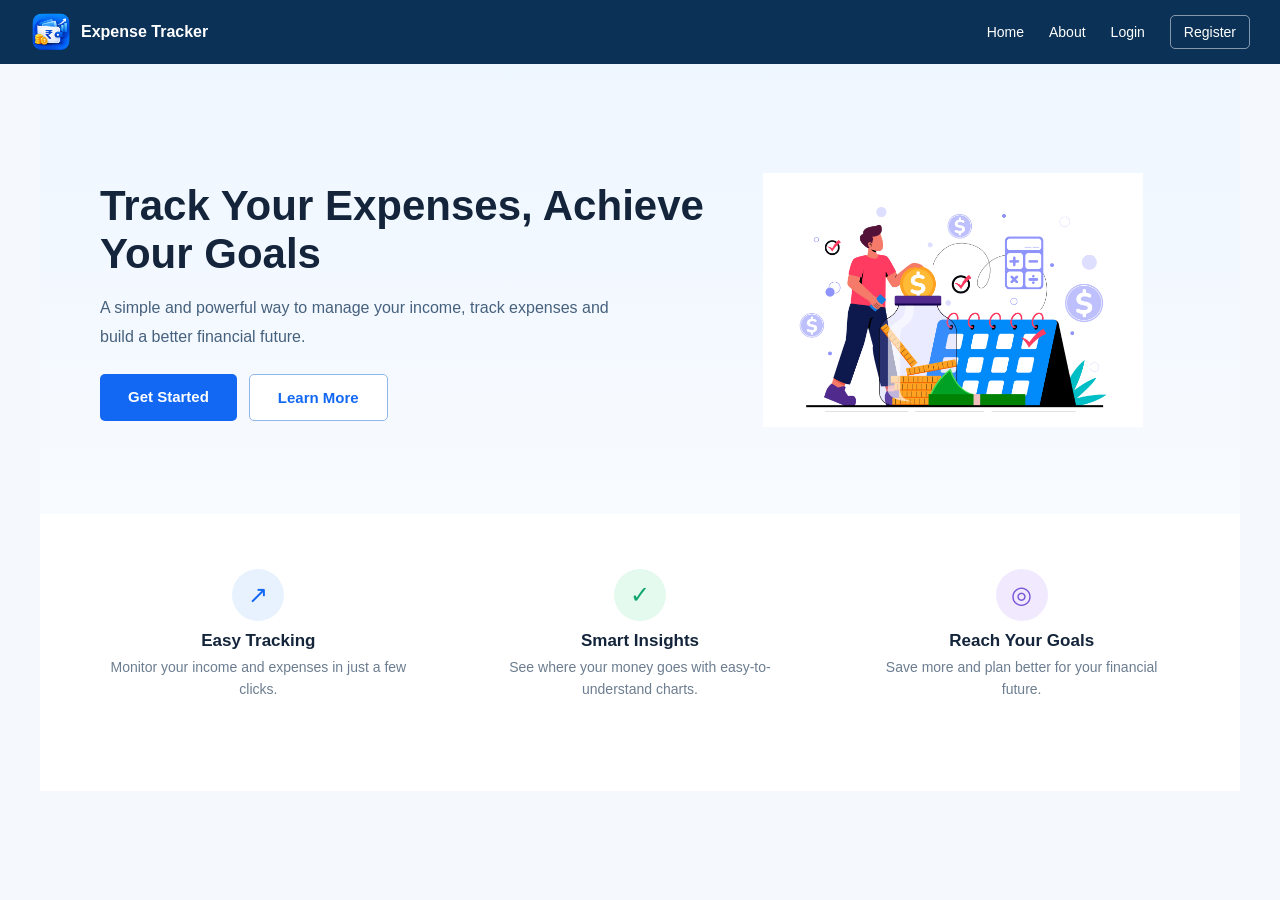
<file: frontend/index.html>
<!DOCTYPE html>
<html lang="en">

<head>
    <meta charset="UTF-8">
    <meta name="viewport" content="width=device-width, initial-scale=1.0">

    <title>Expense Tracker</title>

    <link rel="stylesheet" href="css/style.css">
</head>

<body>

    <!-- Header -->
    <header class="topbar public">

    <a class="brand" href="index.html">
        <img src="assets/images/icon.png"
         alt="Expense Tracker Logo"
         class="app-logo">
        <span>Expense Tracker</span>
    </a>
    

        <nav>
            <a href="index.html">Home</a>
            <a href="about.html">About</a>
            <a href="login.html">Login</a>
            <a class="nav-register" href="register.html">Register</a>
        </nav>

    </header>

    <main>

        <!-- Hero Section -->
        <section class="hero">

            <div class="hero-copy">

                <h1>
                    Track Your Expenses,
                    Achieve Your <span>Goals</span>
                </h1>

                <p>
                    A simple and powerful way to manage your income,
                    track expenses and build a better financial future.
                </p>

                <div class="hero-actions">

                    <a class="btn primary" href="register.html">
                        Get Started
                    </a>

                    <a class="btn outline" href="about.html">
                        Learn More
                    </a>

                </div>

            </div>

            <!-- Hero Illustration -->
            <div class="hero-art">

                <img src="assets/images/image.png"
                     alt="Expense Tracker finance illustration">

            </div>

        </section>

        <!-- Features Section -->
        <section id="features" class="feature-row">

            <article>

                <div class="feature-icon blue">↗</div>

                <div>
                    <h3>Easy Tracking</h3>

                    <p>
                        Monitor your income and expenses
                        in just a few clicks.
                    </p>
                </div>

            </article>

            <article>

                <div class="feature-icon green">✓</div>

                <div>
                    <h3>Smart Insights</h3>

                    <p>
                        See where your money goes
                        with easy-to-understand charts.
                    </p>
                </div>

            </article>

            <article>

                <div class="feature-icon purple">◎</div>

                <div>
                    <h3>Reach Your Goals</h3>

                    <p>
                        Save more and plan better
                        for your financial future.
                    </p>
                </div>

            </article>

        </section>

    </main>

    <script src="js/main.js"></script>

</body>
</html>
</file>
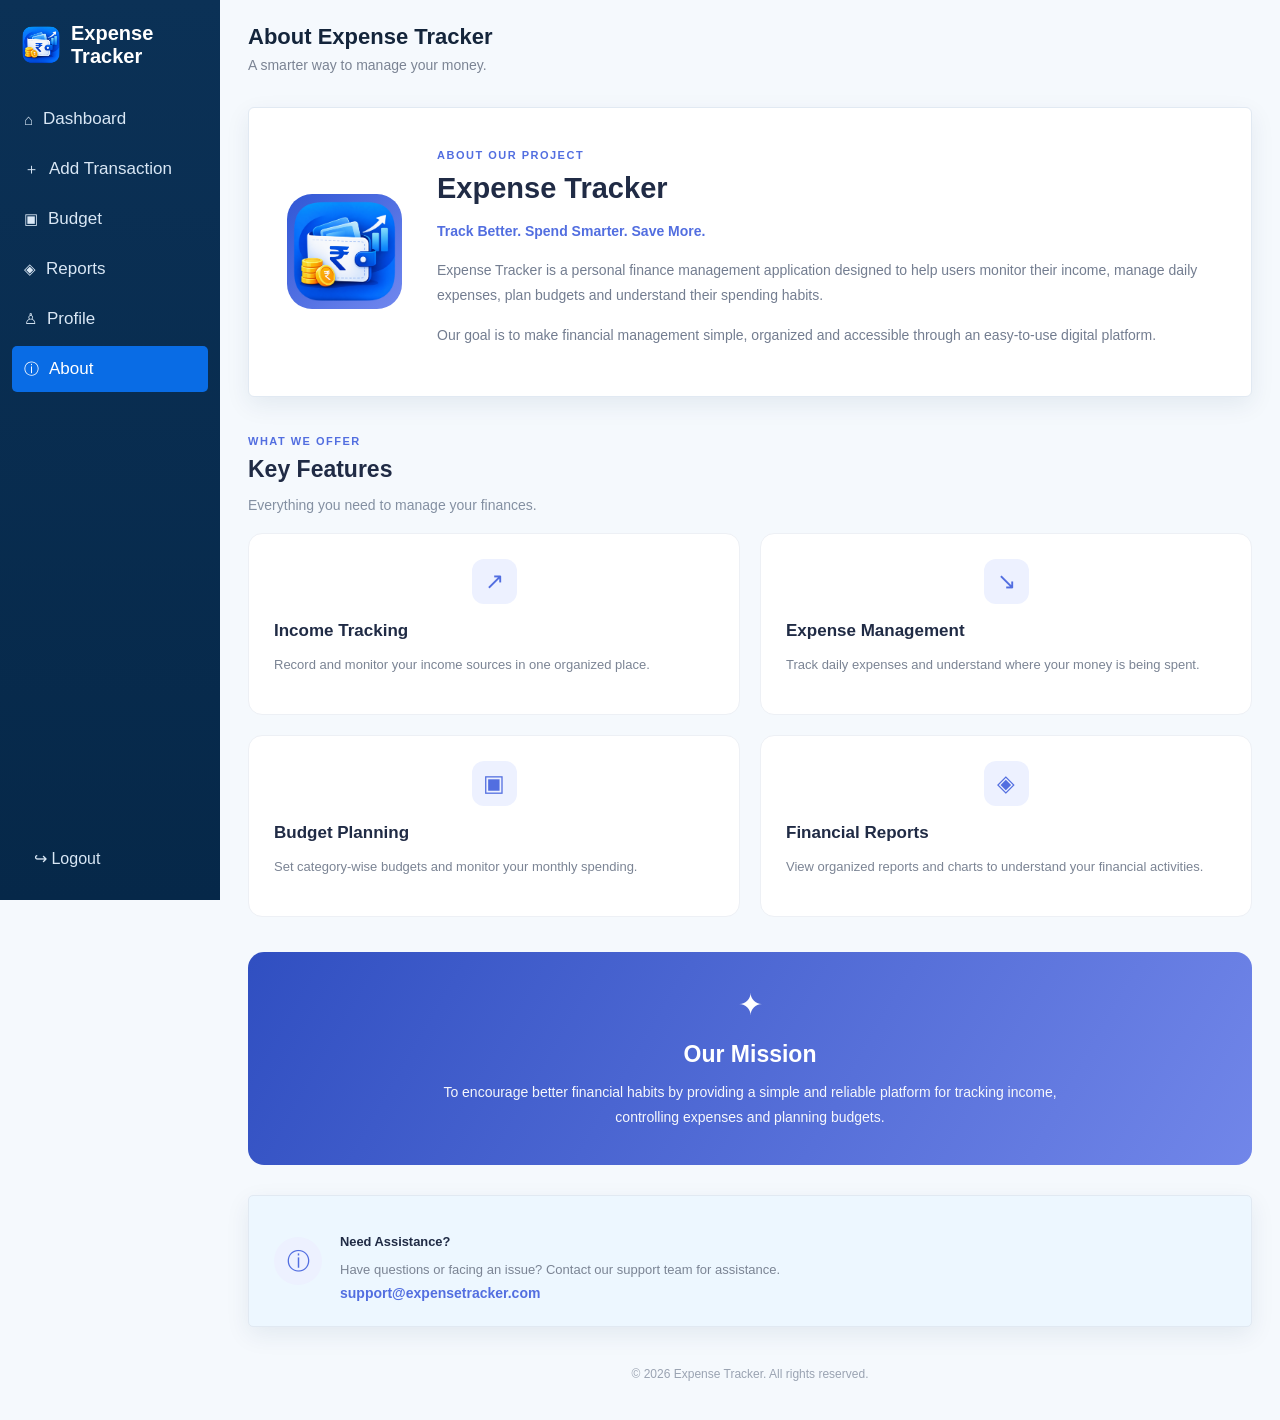
<file: frontend/about.html>
<!DOCTYPE html>
<html lang="en">

<head>
    <meta charset="UTF-8">
    <meta name="viewport" content="width=device-width, initial-scale=1.0">

    <title>About - Expense Tracker</title>

    <link rel="stylesheet" href="css/style.css">
    <link rel="stylesheet" href="css/about.css">
</head>

<body>

    <div class="layout">

        <!-- SIDEBAR -->
        <aside class="sidebar">

            <a class="brand" href="dashboard.html">
        <img src="assets/images/icon.png"
         alt="Expense Tracker Logo"
         class="app-logo">
        <span>Expense Tracker</span>
    </a>

            <!-- NAVIGATION -->
            <nav class="side-nav">

                <a href="dashboard.html">
                    ⌂ <span>Dashboard</span>
                </a>

                <a href="add-transaction.html">
                    ＋ <span>Add Transaction</span>
                </a>

                <a href="budget.html">
                    ▣ <span>Budget</span>
                </a>

                <a href="reports.html">
                    ◈ <span>Reports</span>
                </a>

                <a href="profile.html">
                    ♙ <span>Profile</span>
                </a>

                <a class="active" href="about.html">
                    ⓘ <span>About</span>
                </a>

            </nav>

            <!-- LOGOUT -->
            <a class="logout" id="logout">
                ↪ Logout
            </a>

        </aside>


        <!-- MAIN CONTENT -->
        <main class="content">

            <header class="page-head">
                <div>
                    <h1>About Expense Tracker</h1>
                    <p class="about-subtitle">
                        A smarter way to manage your money.
                    </p>
                </div>
            </header>


            <!-- INTRODUCTION -->
            <section class="panel about-hero">

                <div class="about-logo">
    <img src="assets/images/icon.png"
         alt="Expense Tracker Logo">
</div>

                <div class="about-intro">

                    <span class="section-label">ABOUT OUR PROJECT</span>

                    <h2>Expense Tracker</h2>

                    <p class="tagline">
                        Track Better. Spend Smarter. Save More.
                    </p>

                    <p>
                        Expense Tracker is a personal finance management
                        application designed to help users monitor their
                        income, manage daily expenses, plan budgets and
                        understand their spending habits.
                    </p>

                    <p>
                        Our goal is to make financial management simple,
                        organized and accessible through an easy-to-use
                        digital platform.
                    </p>

                </div>

            </section>


            <!-- FEATURES -->
            <section class="about-section">

                <div class="section-heading">
                    <span class="section-label">WHAT WE OFFER</span>
                    <h2>Key Features</h2>
                    <p>Everything you need to manage your finances.</p>
                </div>

                <div class="feature-grid">

                    <article class="feature-card">
                        <div class="feature-icon">↗</div>
                        <h3>Income Tracking</h3>
                        <p>
                            Record and monitor your income sources
                            in one organized place.
                        </p>
                    </article>

                    <article class="feature-card">
                        <div class="feature-icon">↘</div>
                        <h3>Expense Management</h3>
                        <p>
                            Track daily expenses and understand
                            where your money is being spent.
                        </p>
                    </article>

                    <article class="feature-card">
                        <div class="feature-icon">▣</div>
                        <h3>Budget Planning</h3>
                        <p>
                            Set category-wise budgets and monitor
                            your monthly spending.
                        </p>
                    </article>

                    <article class="feature-card">
                        <div class="feature-icon">◈</div>
                        <h3>Financial Reports</h3>
                        <p>
                            View organized reports and charts
                            to understand your financial activities.
                        </p>
                    </article>

                </div>

            </section>



            <!-- MISSION -->
            <section class="mission-box">

                <div class="mission-icon">✦</div>

                <h2>Our Mission</h2>

                <p>
                    To encourage better financial habits by providing
                    a simple and reliable platform for tracking income,
                    controlling expenses and planning budgets.
                </p>

            </section>


            <!-- SUPPORT -->
            <section class="panel help-box">

                <div class="help-content">
                    <div class="help-icon">ⓘ</div>

                    <div>
                        <h3>Need Assistance?</h3>
                        <p>
                            Have questions or facing an issue?
                            Contact our support team for assistance.
                        </p>
                        <a href="mailto:support@expensetracker.com">
                            support@expensetracker.com
                        </a>
                    </div>
                </div>

            </section>


            <footer class="about-footer">
                © 2026 Expense Tracker. All rights reserved.
            </footer>

        </main>

    </div>

    <script src="js/main.js"></script>

</body>
</html>
</file>
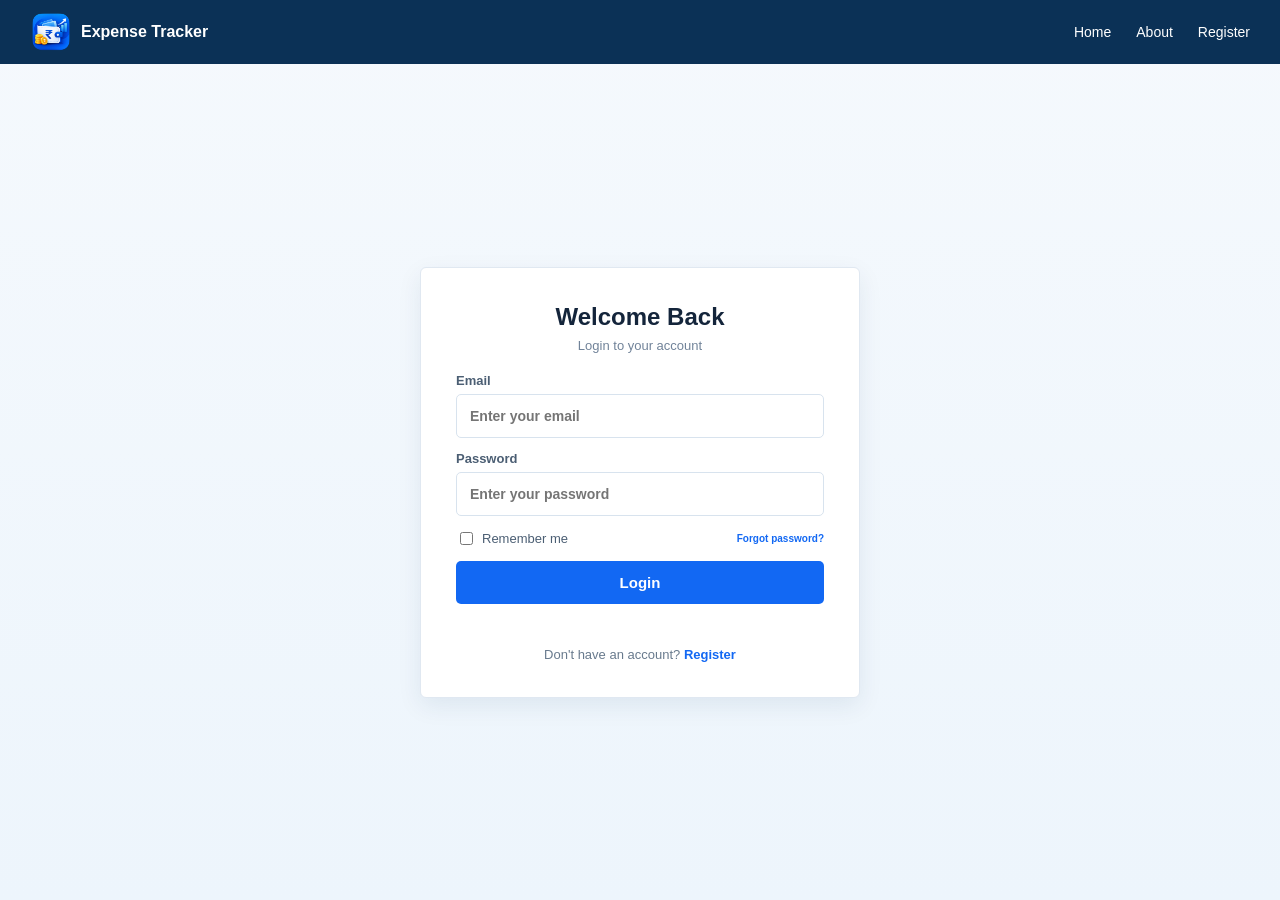
<file: frontend/add-transaction.html>
<!DOCTYPE html>
<html lang="en">

<head>

    <meta charset="UTF-8">

    <meta name="viewport" content="width=device-width, initial-scale=1.0">

    <title>Add Transaction - Expense Tracker</title>

    <link rel="stylesheet" href="css/style.css">

</head>

<body>

    <div class="layout">

        <!-- SIDEBAR -->

        <aside class="sidebar">

              <a class="brand" href="dashboard.html">
        <img src="assets/images/icon.png"
         alt="Expense Tracker Logo"
         class="app-logo">
        <span>Expense Tracker</span>
    </a>


            <!-- NAVIGATION MENU -->

            <nav class="side-nav">

                <a href="dashboard.html">
                    ⌂
                    <span>Dashboard</span>
                </a>

                <a class="active" href="add-transaction.html">
                    ＋
                    <span>Add Transaction</span>
                </a>

                <a href="budget.html">
                    ▣
                    <span>Budget</span>
                </a>

                <a href="reports.html">
                    ◈
                    <span>Reports</span>
                </a>

                <a href="profile.html">
                    ♙
                    <span>Profile</span>
                </a>

                <a href="about.html">
                    ⓘ
                    <span>About</span>
                </a>

            </nav>


            <!-- LOGOUT -->

            <a class="logout" id="logout">
                ↪ Logout
            </a>

        </aside>


        <!-- MAIN CONTENT -->

        <main class="content">

            <!-- PAGE HEADER -->

            <header class="page-head">

                <h1>Add Transaction</h1>

            </header>


            <!-- TRANSACTION FORM -->

            <section class="panel form-panel">


                <!-- INCOME / EXPENSE SWITCH -->

                <div class="type-switch">

                    <button
                        class="type-btn active income-type"
                        data-type="income"
                    >
                        ↗ Income
                    </button>

                    <button
                        class="type-btn expense-type"
                        data-type="expense"
                    >
                        ↘ Expense
                    </button>

                </div>


                <!-- FORM -->

                <form id="transactionForm">

                    <input
                        type="hidden"
                        id="type"
                        value="income"
                    >


                    <!-- AMOUNT -->

                    <label>

                        Amount

                        <input
                            id="amount"
                            type="number"
                            min="0.01"
                            step="0.01"
                            required
                            placeholder="Enter amount"
                        >

                    </label>


                    <!-- CATEGORY -->

                    <label>

                        Category

                        <select id="category" required>

                            <option value="">
                                Select category
                            </option>

                            <option>Food</option>

                            <option>Transport</option>

                            <option>Shopping</option>

                            <option>Bills</option>

                            <option>Others</option>

                            <option>Salary</option>

                        </select>

                    </label>


                    <!-- DATE -->

                    <label>

                        Date

                        <input
                            id="date"
                            type="date"
                            required
                        >

                    </label>


                    <!-- DESCRIPTION -->

                    <label>

                        Description

                        <textarea
                            id="description"
                            placeholder="Enter description (optional)"
                        ></textarea>

                    </label>


                    <!-- SUBMIT BUTTON -->

                    <button
                        class="btn primary full"
                        type="submit"
                    >
                        Add Transaction
                    </button>


                    <!-- FORM MESSAGE -->

                    <div
                        id="formMessage"
                        class="message"
                    ></div>

                </form>

            </section>

        </main>

    </div>


    <!-- JAVASCRIPT FILES -->

    <script src="js/main.js"></script>

    <script src="js/add-transaction.js"></script>

</body>

</html>
</file>
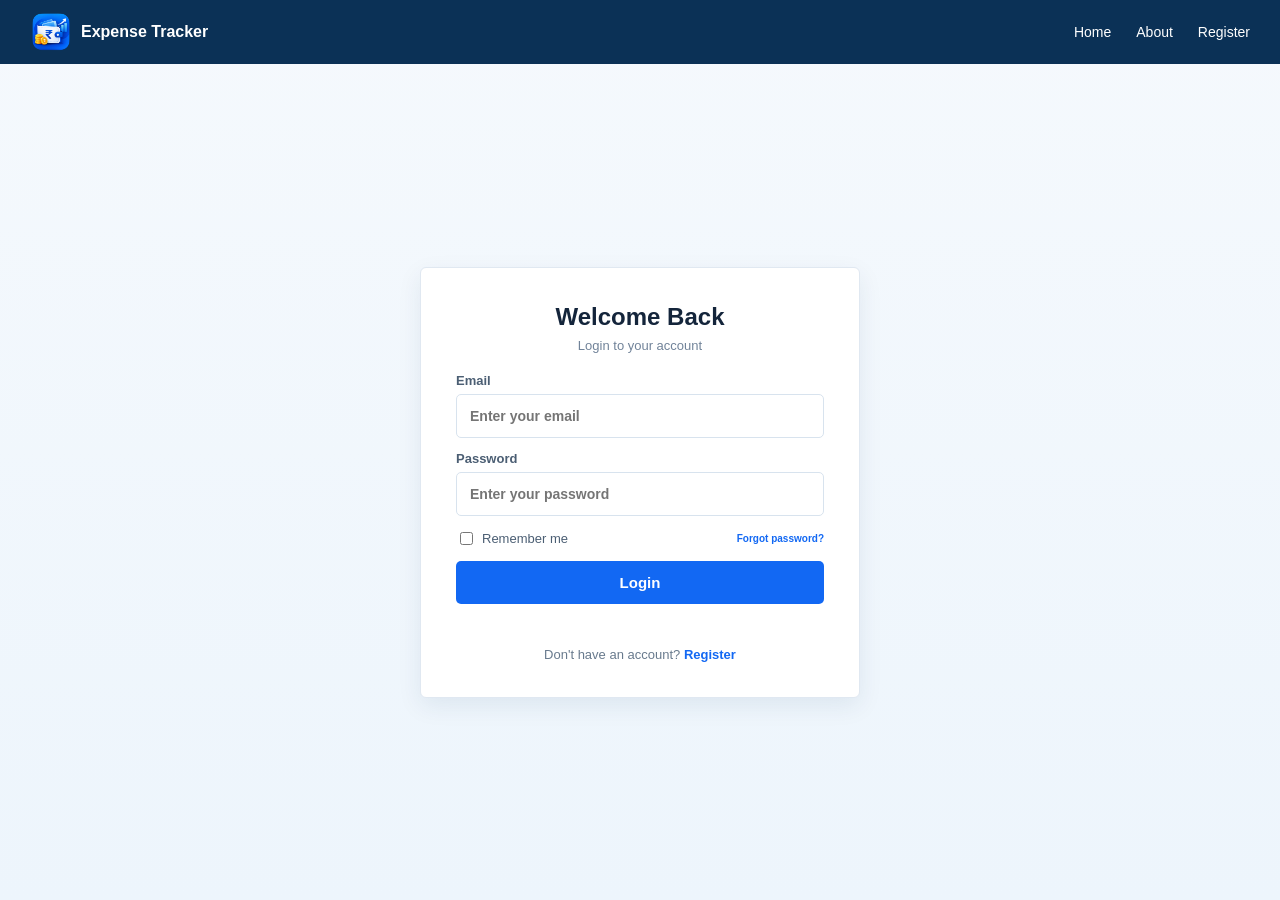
<file: frontend/login.html>
<!DOCTYPE html>
<html lang="en">

<head>
    <meta charset="UTF-8">
    <meta name="viewport" content="width=device-width, initial-scale=1.0">

    <title>Login - Expense Tracker</title>

    <link rel="stylesheet" href="css/style.css">
    <link rel="stylesheet" href="css/auth.css">
</head>

<body class="auth-page">

    <!-- Header -->
    <header class="topbar public">

        <a class="brand" href="index.html">
        <img src="assets/images/icon.png"
         alt="Expense Tracker Logo"
         class="app-logo">
        <span>Expense Tracker</span>
    </a>

        <nav>
            <a href="index.html">Home</a>
            <a href="about.html">About</a>
            <a href="register.html">Register</a>
        </nav>

    </header>

    <!-- Login Section -->
    <main class="auth-wrap">

        <section class="auth-card">

            <h1>Welcome Back</h1>

            <p class="muted">Login to your account</p>

            <form id="loginForm">

                <label>
                    Email
                    <input
                        id="email"
                        type="email"
                        required
                        placeholder="Enter your email">
                </label>

                <label>
                    Password
                    <input
                        id="password"
                        type="password"
                        required
                        placeholder="Enter your password">
                </label>

                <!-- Remember Me and Forgot Password -->
                <div class="remember-row">

                    <label class="check">
                        <input id="remember" type="checkbox">
                        Remember me
                    </label>

                    <a href="#" id="forgot">
                        Forgot password?
                    </a>

                </div>

                <button class="btn primary full" type="submit">
                    Login
                </button>

                <div id="authMessage" class="message"></div>

            </form>

            <p class="auth-foot">
                Don't have an account?
                <a href="register.html">Register</a>
            </p>

        </section>

    </main>

    <!-- JavaScript Files -->
    <script src="js/main.js"></script>
    <script src="js/auth.js"></script>

</body>
</html>
</file>
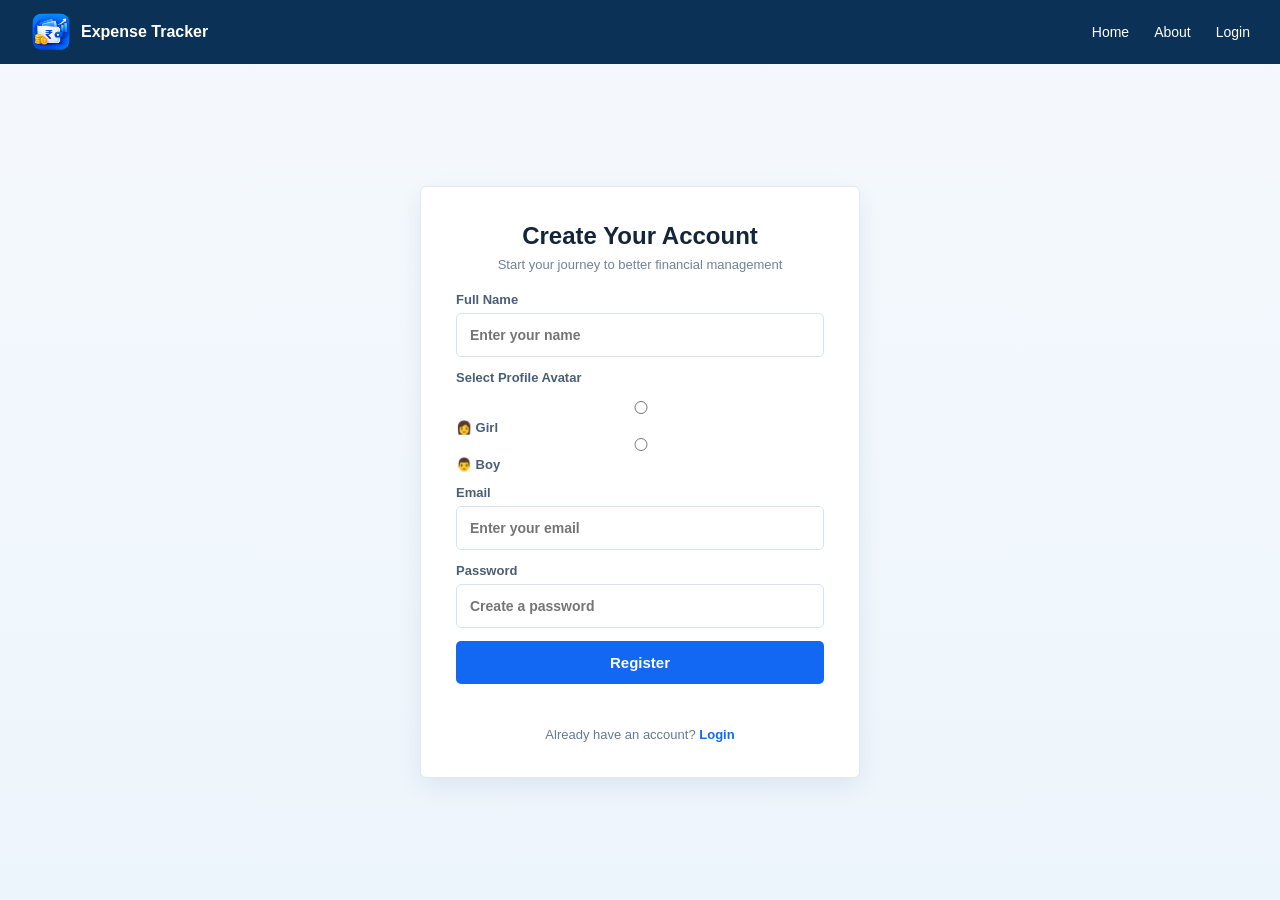
<file: frontend/register.html>
<!DOCTYPE html>
<html lang="en">

<head>
    <meta charset="UTF-8">
    <meta name="viewport" content="width=device-width, initial-scale=1.0">

    <title>Register - Expense Tracker</title>

    <link rel="stylesheet" href="css/style.css">
    <link rel="stylesheet" href="css/auth.css">
</head>

<body class="auth-page">

    <!-- Header -->
    <header class="topbar public">

        <a class="brand" href="index.html">
        <img src="assets/images/icon.png"
         alt="Expense Tracker Logo"
         class="app-logo">
        <span>Expense Tracker</span>
    </a>

        <nav>
            <a href="index.html">Home</a>
            <a href="about.html">About</a>
            <a href="login.html">Login</a>
        </nav>

    </header>

    <!-- Registration Section -->
    <main class="auth-wrap">

        <section class="auth-card">

            <h1>Create Your Account</h1>

            <p class="muted">
                Start your journey to better financial management
            </p>

            <form id="registerForm">

                <label>
                    Full Name
                    <input
                        id="name"
                        required
                        placeholder="Enter your name">
                </label>
                <label>Select Profile Avatar</label>

<div class="avatar-options">
    <label>
        <input type="radio" name="avatar" value="girl" required>
        <span>👩 Girl</span>
    </label>

    <label>
        <input type="radio" name="avatar" value="boy">
        <span>👨 Boy</span>
    </label>
</div>
                <label>
                    Email
                    <input
                        id="email"
                        type="email"
                        required
                        placeholder="Enter your email">
                </label>

                <label>
                    Password
                    <input
                        id="password"
                        type="password"
                        minlength="6"
                        required
                        placeholder="Create a password">
                </label>

                <button class="btn primary full" type="submit">
                    Register
                </button>

                <div id="authMessage" class="message"></div>

            </form>

            <p class="auth-foot">
                Already have an account?
                <a href="login.html">Login</a>
            </p>

        </section>

    </main>

    <!-- JavaScript Files -->
    <script src="js/main.js"></script>
    <script src="js/auth.js"></script>

</body>
</html>
</file>
<file: frontend/css/style.css>
:root {
    --navy: #0b3156;
    --blue: #1268f3;
    --green: #12b879;
    --red: #ef476f;
    --text: #14253b;
    --muted: #6c7d90;
    --bg: #f5f9fd;
    --border: #dfe8f2;
    --shadow: 0 8px 24px rgba(19, 54, 88, .08);
}

* {
    box-sizing: border-box;
}

body {
    margin: 0;
    font-family: Inter, Segoe UI, Arial, sans-serif;
    color: var(--text);
    background: var(--bg);
    font-size: 14px;
}

a {
    text-decoration: none;
    color: inherit;
}

button,
input,
select,
textarea {
    font: inherit;
}

button {
    cursor: pointer;
}

/* Top Navigation */

.topbar {
    height: 64px;
    padding: 0 30px;
    background: var(--navy);
    color: #fff;
    display: flex;
    align-items: center;
    justify-content: space-between;
}

.topbar nav {
    display: flex;
    gap: 25px;
    align-items: center;
    font-size: 12px;
}

.brand {
    font-weight: 700;
    display: flex;
    align-items: center;
    gap: 9px;
    font-size: 13px;
}

.brand-icon {
    width: 22px;
    height: 22px;
    border-radius: 5px;
    background: #1478ff;
    color: #fff;
    display: inline-flex;
    align-items: center;
    justify-content: center;
    font-weight: 800;
}

.nav-register {
    padding: 8px 13px;
    border: 1px solid rgba(255, 255, 255, .5);
    border-radius: 5px;
}

/* Hero Section */

.hero {
    max-width: 1200px;
    margin: 0 auto;
    padding: 68px 50px 45px;
    display: flex;
    align-items: center;
    min-height: 380px;
    background: linear-gradient(180deg, #eef6ff, #f8fbff);
}

.hero-copy {
    width: 58%;
}

.hero h1 {
    font-size: 35px;
    margin: 0 0 12px;
}

.hero p {
    max-width: 470px;
    line-height: 1.55;
    color: #46617d;
}

.hero-art {
    width: 42%;
    text-align: center;
}

.hero-art img {
    max-width: 330px;
    width: 100%;
}

.hero-actions {
    display: flex;
    gap: 12px;
    margin-top: 22px;
}

/* Buttons */

.btn {
    border: 0;
    border-radius: 5px;
    padding: 11px 22px;
    font-weight: 600;
}

.btn.primary {
    background: var(--blue);
    color: #fff;
}

.btn.outline {
    background: #fff;
    color: var(--blue);
    border: 1px solid #8fb7e9;
}

.btn.full {
    width: 100%;
}

/* Features */

.feature-row {
    max-width: 1200px;
    margin: 0 auto;
    padding: 18px 40px 55px;
    display: grid;
    grid-template-columns: repeat(3, 1fr);
    gap: 30px;
    text-align: center;
    background: #fff;
}

.feature-row article {
    padding: 20px;
}

.feature-icon {
    width: 42px;
    height: 42px;
    border-radius: 50%;
    display: flex;
    align-items: center;
    justify-content: center;
    margin: auto;
    font-size: 20px;
}

.feature-icon.blue {
    background: #e8f2ff;
    color: #1268f3;
}

.feature-icon.green {
    background: #e4faef;
    color: #12a66d;
}

.feature-icon.purple {
    background: #f1eaff;
    color: #7856d6;
}

.feature-row h3 {
    font-size: 13px;
    margin: 10px 0 5px;
}

.feature-row p {
    font-size: 11px;
    color: var(--muted);
    margin: 0;
}

/* Dashboard Layout */

.layout {
    min-height: 100vh;
    display: flex;
}

.sidebar {
    width: 220px;
    background: linear-gradient(180deg, #0b3156, #062849);
    color: #fff;
    padding: 18px 12px;
    position: fixed;
    left: 0;
    top: 0;
    bottom: 0;
}

.sidebar .brand {
    padding: 4px 8px 28px;
}

.side-nav {
    display: flex;
    flex-direction: column;
    gap: 4px;
}

.side-nav a {
    padding: 10px 10px;
    border-radius: 5px;
    font-size: 12px;
    display: flex;
    gap: 10px;
    align-items: center;
    color: #d9e7f5;
}

.side-nav a.active,
.side-nav a:hover {
    background: #096ce5;
    color: #fff;
}

.logout {
    position: absolute;
    bottom: 20px;
    left: 22px;
    font-size: 12px;
    color: #d9e7f5;
    cursor: pointer;
}

/* Sidebar Font Size */

.sidebar-menu a,
.side-nav a {
    font-size: 15px !important;
    font-weight: 500;
    padding: 13px 12px;
}

/* Sidebar Icons */

.sidebar-menu a span,
.side-nav a span {
    font-size: 17px;
}

/* Sidebar Logo */

.sidebar-logo,
.sidebar .brand {
    font-size: 20px;
    font-weight: 700;
}

.sidebar-logo .logo-icon {
    font-size: 28px;
    width: 45px;
    height: 50px;
}

.sidebar-logo span,
.sidebar .brand {
    font-weight: 700;
}

/* Logout Size */

.sidebar .logout,
.sidebar-menu .logout,
.logout {
    font-size: 16px !important;
    font-weight: 500;
    padding: 12px;
}

/* Main Content */

.content {
    margin-left: 220px;
    padding: 24px 28px;
    width: calc(100% - 220px);
    min-height: 100vh;
}

.page-head {
    display: flex;
    justify-content: space-between;
    align-items: center;
    margin-bottom: 20px;
}

.page-head h1 {
    font-size: 22px;
    margin: 0;
}

/* Panels */

.panel {
    background: #fff;
    border: 1px solid #e1e9f2;
    border-radius: 6px;
    padding: 18px;
    box-shadow: var(--shadow);
}

.panel h2 {
    font-size: 14px;
    margin: 0 0 16px;
}

.panel-head {
    display: flex;
    justify-content: space-between;
    align-items: center;
}

.panel-head a {
    color: var(--blue);
    font-size: 11px;
}

/* Statistics Cards */

.stat-grid {
    display: grid;
    grid-template-columns: repeat(3, 1fr);
    gap: 14px;
    margin-bottom: 18px;
}

.stat-card {
    padding: 18px;
    border-radius: 6px;
    border: 1px solid var(--border);
    background: #fff;
}

.stat-card span {
    display: block;
    font-size: 10px;
    margin-bottom: 7px;
}

.stat-card strong {
    font-size: 23px;
}

.stat-card.balance {
    background: #eafaf3;
    color: #087f52;
}

.stat-card.income {
    background: #eaf4ff;
    color: #1268f3;
}

.stat-card.expense {
    background: #fff0f3;
    color: #df3157;
}

/* Dashboard, Budget and Reports Grids */

.dashboard-grid,
.budget-grid,
.reports-grid {
    display: grid;
    grid-template-columns: 1fr 1fr;
    gap: 16px;
}

/* Charts */

.chart-wrap {
    display: flex;
    align-items: center;
    min-height: 230px;
}

.chart-wrap canvas {
    max-height: 230px;
}

.legend {
    font-size: 11px;
    display: grid;
    gap: 9px;
    margin-left: 15px;
}

.legend span {
    display: flex;
    gap: 7px;
}

.dot {
    width: 8px;
    height: 8px;
    border-radius: 50%;
    display: inline-block;
}

/* Transactions */

.transactions-list {
    display: grid;
}

.transaction-row {
    display: grid;
    grid-template-columns: 1fr auto auto;
    gap: 15px;
    align-items: center;
    padding: 12px 0;
    border-bottom: 1px solid #edf1f5;
    font-size: 11px;
}

.transaction-row:last-child {
    border: 0;
}

.transaction-row small {
    display: block;
    color: #8797a8;
    margin-top: 3px;
}

.amount.income {
    color: #0da76c;
}

.amount.expense {
    color: #ef476f;
}

/* Forms */

.form-panel {
    max-width: 760px;
}

.type-switch {
    display: grid;
    grid-template-columns: 1fr 1fr;
    gap: 10px;
    margin-bottom: 18px;
}

.type-btn {
    border: 0;
    padding: 12px;
    border-radius: 5px;
    background: #f2f5f8;
    font-weight: 700;
}

.type-btn.active.income-type {
    background: #12b879;
    color: #fff;
}

.type-btn.active.expense-type {
    background: #ef476f;
    color: #fff;
}

form {
    display: grid;
    gap: 13px;
}

label {
    font-size: 11px;
    font-weight: 600;
    color: #4b5e73;
    display: grid;
    gap: 6px;
}

input,
select,
textarea {
    border: 1px solid #d8e3ee;
    border-radius: 5px;
    padding: 10px;
    color: var(--text);
    outline: none;
    background: #fff;
}

textarea {
    min-height: 80px;
    resize: vertical;
}

input:focus,
select:focus,
textarea:focus {
    border-color: #6da4ef;
    box-shadow: 0 0 0 2px #eaf3ff;
}

/* Messages */

.message {
    font-size: 11px;
    min-height: 15px;
}

.message.success {
    color: #0b9b62;
}

.message.error {
    color: #d52d50;
}

/* Filters */

.filters {
    display: flex;
    gap: 10px;
}

.filters input,
.filters select {
    min-width: 150px;
    padding: 8px;
}

/* About Page */

.about-panel {
    max-width: 760px;
    text-align: left;
}

.about-icon {
    width: 42px;
    height: 42px;
    border-radius: 8px;
    background: #e8fff3;
    color: #0aaa69;
    display: flex;
    align-items: center;
    justify-content: center;
    font-size: 22px;
}

.check-list {
    padding-left: 20px;
    line-height: 2;
    color: #4e6277;
}

.check-list li::marker {
    color: #11b87a;
}

.help-box {
    background: #edf7ff;
    padding: 12px;
    border-radius: 5px;
    color: #55708a;
    font-size: 11px;
}

/* Profile */

.avatar {
    width: 28px;
    height: 28px;
    border-radius: 50%;
    background: #e6f0ff;
    color: #1268f3;
    display: inline-flex;
    align-items: center;
    justify-content: center;
    font-size: 11px;
    font-weight: 700;
}

.avatar.large {
    width: 52px;
    height: 52px;
    font-size: 18px;
}

.user-chip {
    display: flex;
    gap: 8px;
    align-items: center;
    font-size: 11px;
}

/* Authentication */

.auth-wrap {
    min-height: calc(100vh - 64px);
    display: flex;
    justify-content: center;
    align-items: center;
    padding: 35px;
}

.auth-card {
    width: 380px;
    background: #fff;
    border: 1px solid #e0e8f1;
    border-radius: 6px;
    padding: 28px;
    box-shadow: var(--shadow);
}

.auth-card h1 {
    text-align: center;
    font-size: 18px;
    margin: 0 0 7px;
}

.muted {
    text-align: center;
    color: #718399;
    font-size: 11px;
    margin: 0 0 20px;
}

.auth-foot {
    text-align: center;
    font-size: 11px;
    color: #687a8d;
    margin: 15px 0 0;
}

.auth-foot a,
.remember-row a {
    color: var(--blue);
    font-weight: 600;
}

.remember-row {
    display: flex;
    justify-content: space-between;
    align-items: center;
    font-size: 10px;
}

.check {
    display: flex;
    align-items: center;
    gap: 6px;
    font-weight: 500;
}

.check input {
    width: auto;
}

.password-grid {
    display: grid;
    grid-template-columns: 1fr 1fr;
    gap: 12px;
}

/* Profile Panel */

.profile-panel {
    max-width: 900px;
}

.profile-heading {
    display: flex;
    gap: 14px;
    align-items: center;
    border-bottom: 1px solid #edf1f5;
    padding-bottom: 20px;
    margin-bottom: 20px;
}

.profile-heading h2 {
    margin: 0 0 4px;
}

.profile-heading p {
    margin: 0;
    color: #718399;
    font-size: 11px;
}

/* Responsive Design */

@media (max-width: 800px) {

    .sidebar {
        width: 72px;
    }

    .sidebar .brand {
        font-size: 0;
    }

    .sidebar .brand-icon {
        font-size: 13px;
    }

    .side-nav span,
    .logout {
        display: none;
    }

    .content {
        margin-left: 72px;
        width: calc(100% - 72px);
        padding: 18px;
    }

    .dashboard-grid,
    .budget-grid,
    .reports-grid {
        grid-template-columns: 1fr;
    }

    .hero {
        padding: 40px 25px;
    }

    .hero-copy {
        width: 60%;
    }

    .feature-row {
        padding: 10px;
        gap: 5px;
    }

    .stat-grid {
        grid-template-columns: 1fr;
    }

    .topbar {
        padding: 0 15px;
    }

    .topbar nav {
        gap: 10px;
    }

    .password-grid {
        grid-template-columns: 1fr;
    }
}

/* INDEX PAGE */

/* Increase hero section */
.hero {
    min-height: 450px;
    padding: 80px 60px 55px;
}

.hero h1 {
    font-size: 42px;
}

.hero p {
    font-size: 16px;
    line-height: 1.8;
    max-width: 520px;
}

.hero-art img {
    max-width: 380px;
}

.hero-actions .btn {
    font-size: 15px;
    padding: 14px 28px;
}

/* Increase feature section */
.feature-row {
    gap: 35px;
    padding: 30px 45px 65px;
}

.feature-row article {
    padding: 25px;
}

.feature-row h3 {
    font-size: 17px;
}

.feature-row p {
    font-size: 14px;
    line-height: 1.6;
}

.feature-icon {
    width: 52px;
    height: 52px;
    font-size: 24px;
}


/* LOGIN AND REGISTER PAGES */

/* Increase authentication card */
.auth-card {
    width: 440px;
    max-width: 100%;
    padding: 35px;
}

.auth-card h1 {
    font-size: 24px;
}

.auth-card label {
    font-size: 13px;
}

.auth-card input {
    padding: 13px;
    font-size: 14px;
}

.auth-card button {
    font-size: 15px;
    padding: 13px;
}

.auth-card .muted,
.auth-card .auth-foot {
    font-size: 13px;
}


/* Increase top navigation text */
.topbar nav {
    font-size: 14px;
}

.brand {
    font-size: 16px;
}

.brand-icon {
    width: 27px;
    height: 27px;
}
   .app-logo {
    width: 42px;
    height: 42px;
    object-fit: contain;
    border-radius: 8px;
}
.about-logo img {
    width: 100%;
    height: 100%;
    object-fit: contain;
    display: block;
}

.about-logo {
    width: 80px;
    height: 80px;
    display: flex;
    align-items: center;
    justify-content: center;
    overflow: hidden;
}
</file>
<file: frontend/css/about.css>
/* ABOUT PAGE */

.about-subtitle {
    color: #7b8494;
    margin-top: 7px;
    font-size: 14px;
}

/* HERO SECTION */

.about-hero {
    display: flex;
    align-items: center;
    gap: 35px;
    padding: 38px;
    margin-bottom: 35px;
}

.about-logo {
    min-width: 115px;
    height: 115px;
    border-radius: 25px;
    background: linear-gradient(135deg, #3157d5, #7188ef);
    color: white;
    display: flex;
    align-items: center;
    justify-content: center;
    font-size: 55px;
    font-weight: 700;
}

.about-intro h2 {
    font-size: 29px;
    margin: 10px 0;
    color: #202b45;
}

.about-intro p {
    color: #737d90;
    line-height: 1.8;
    font-size: 14px;
    margin-bottom: 10px;
}

.section-label {
    color: #526ee0;
    font-size: 11px;
    font-weight: 700;
    letter-spacing: 1.5px;
}

.tagline {
    color: #526ee0 !important;
    font-weight: 600;
}

/* SECTION HEADINGS */

.about-section {
    margin-bottom: 35px;
}

.section-heading {
    margin-bottom: 20px;
}

.section-heading h2 {
    font-size: 23px;
    color: #202b45;
    margin: 8px 0;
}

.section-heading p {
    color: #8490a2;
    font-size: 14px;
}

/* FEATURE CARDS */

.feature-grid {
    display: grid;
    grid-template-columns: repeat(2, 1fr);
    gap: 20px;
}

.feature-card {
    background: white;
    border: 1px solid #edf0f5;
    border-radius: 14px;
    padding: 25px;
    transition: 0.25s ease;
}

.feature-card:hover {
    transform: translateY(-4px);
    box-shadow: 0 8px 25px rgba(30, 50, 90, 0.08);
}

.feature-icon {
    width: 45px;
    height: 45px;
    border-radius: 12px;
    background: #edf1ff;
    color: #526ee0;
    display: flex;
    align-items: center;
    justify-content: center;
    font-size: 23px;
    margin-bottom: 16px;
}

.feature-card h3 {
    font-size: 17px;
    color: #202b45;
    margin-bottom: 9px;
}

.feature-card p {
    font-size: 13px;
    color: #7b8494;
    line-height: 1.7;
}

/* TECHNOLOGY */

.technology-panel {
    padding: 28px;
    margin-bottom: 30px;
}

.technology-grid {
    display: grid;
    grid-template-columns: repeat(5, 1fr);
    gap: 12px;
    margin-top: 25px;
}

.technology-item {
    background: #f6f7fb;
    border-radius: 12px;
    padding: 18px 10px;
    text-align: center;
}

.technology-item strong {
    display: block;
    color: #344b9b;
    font-size: 14px;
    margin-bottom: 7px;
}

.technology-item span {
    font-size: 12px;
    color: #8490a2;
}

/* MISSION */

.mission-box {
    background: linear-gradient(120deg, #304fc1, #7186e9);
    border-radius: 16px;
    padding: 35px;
    text-align: center;
    color: white;
    margin-bottom: 30px;
}

.mission-icon {
    font-size: 30px;
    margin-bottom: 10px;
}

.mission-box h2 {
    font-size: 23px;
    margin-bottom: 12px;
}

.mission-box p {
    max-width: 650px;
    margin: auto;
    font-size: 14px;
    line-height: 1.8;
    opacity: 0.95;
}

/* SUPPORT */

.help-box {
    padding: 25px;
    margin-bottom: 25px;
}

.help-content {
    display: flex;
    align-items: center;
    gap: 18px;
}

.help-icon {
    width: 48px;
    height: 48px;
    background: #edf1ff;
    color: #526ee0;
    border-radius: 50%;
    display: flex;
    align-items: center;
    justify-content: center;
    font-size: 23px;
    flex-shrink: 0;
}

.help-content h3 {
    color: #202b45;
    margin-bottom: 7px;
}

.help-content p {
    color: #7b8494;
    font-size: 13px;
    margin-bottom: 8px;
}

.help-content a {
    color: #526ee0;
    text-decoration: none;
    font-size: 14px;
    font-weight: 600;
}

/* FOOTER */

.about-footer {
    text-align: center;
    color: #9aa3b2;
    font-size: 12px;
    padding: 15px;
}

/* RESPONSIVE DESIGN */

@media (max-width: 768px) {

    .about-hero {
        flex-direction: column;
        align-items: flex-start;
        padding: 25px;
    }

    .feature-grid {
        grid-template-columns: 1fr;
    }

    .technology-grid {
        grid-template-columns: repeat(2, 1fr);
    }

}

@media (max-width: 480px) {

    .about-logo {
        width: 85px;
        min-width: 85px;
        height: 85px;
        font-size: 40px;
    }

    .about-intro h2 {
        font-size: 24px;
    }

    .technology-grid {
        grid-template-columns: 1fr;
    }

    .mission-box {
        padding: 25px 18px;
    }

}
</file>
<file: frontend/css/auth.css>
.auth-page{background:linear-gradient(180deg,#f5f9fd,#edf5fc)}
</file>
